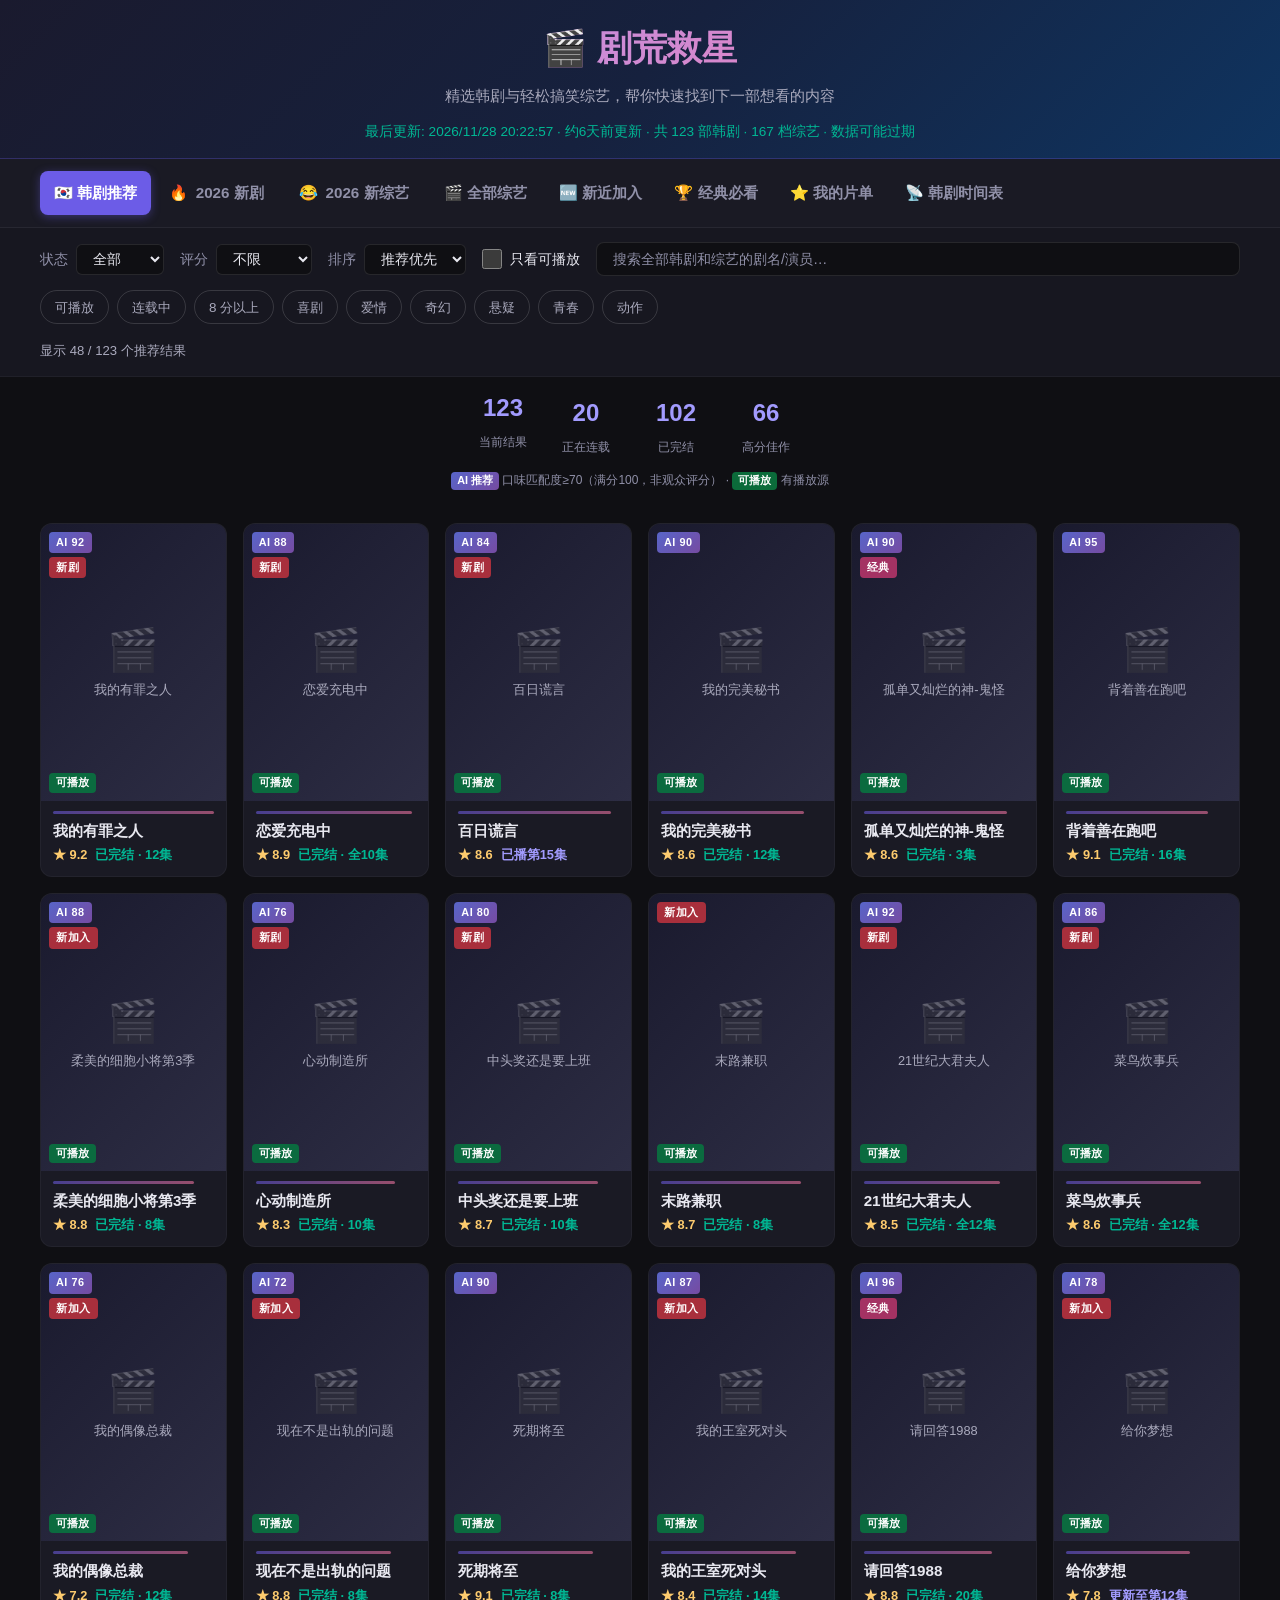
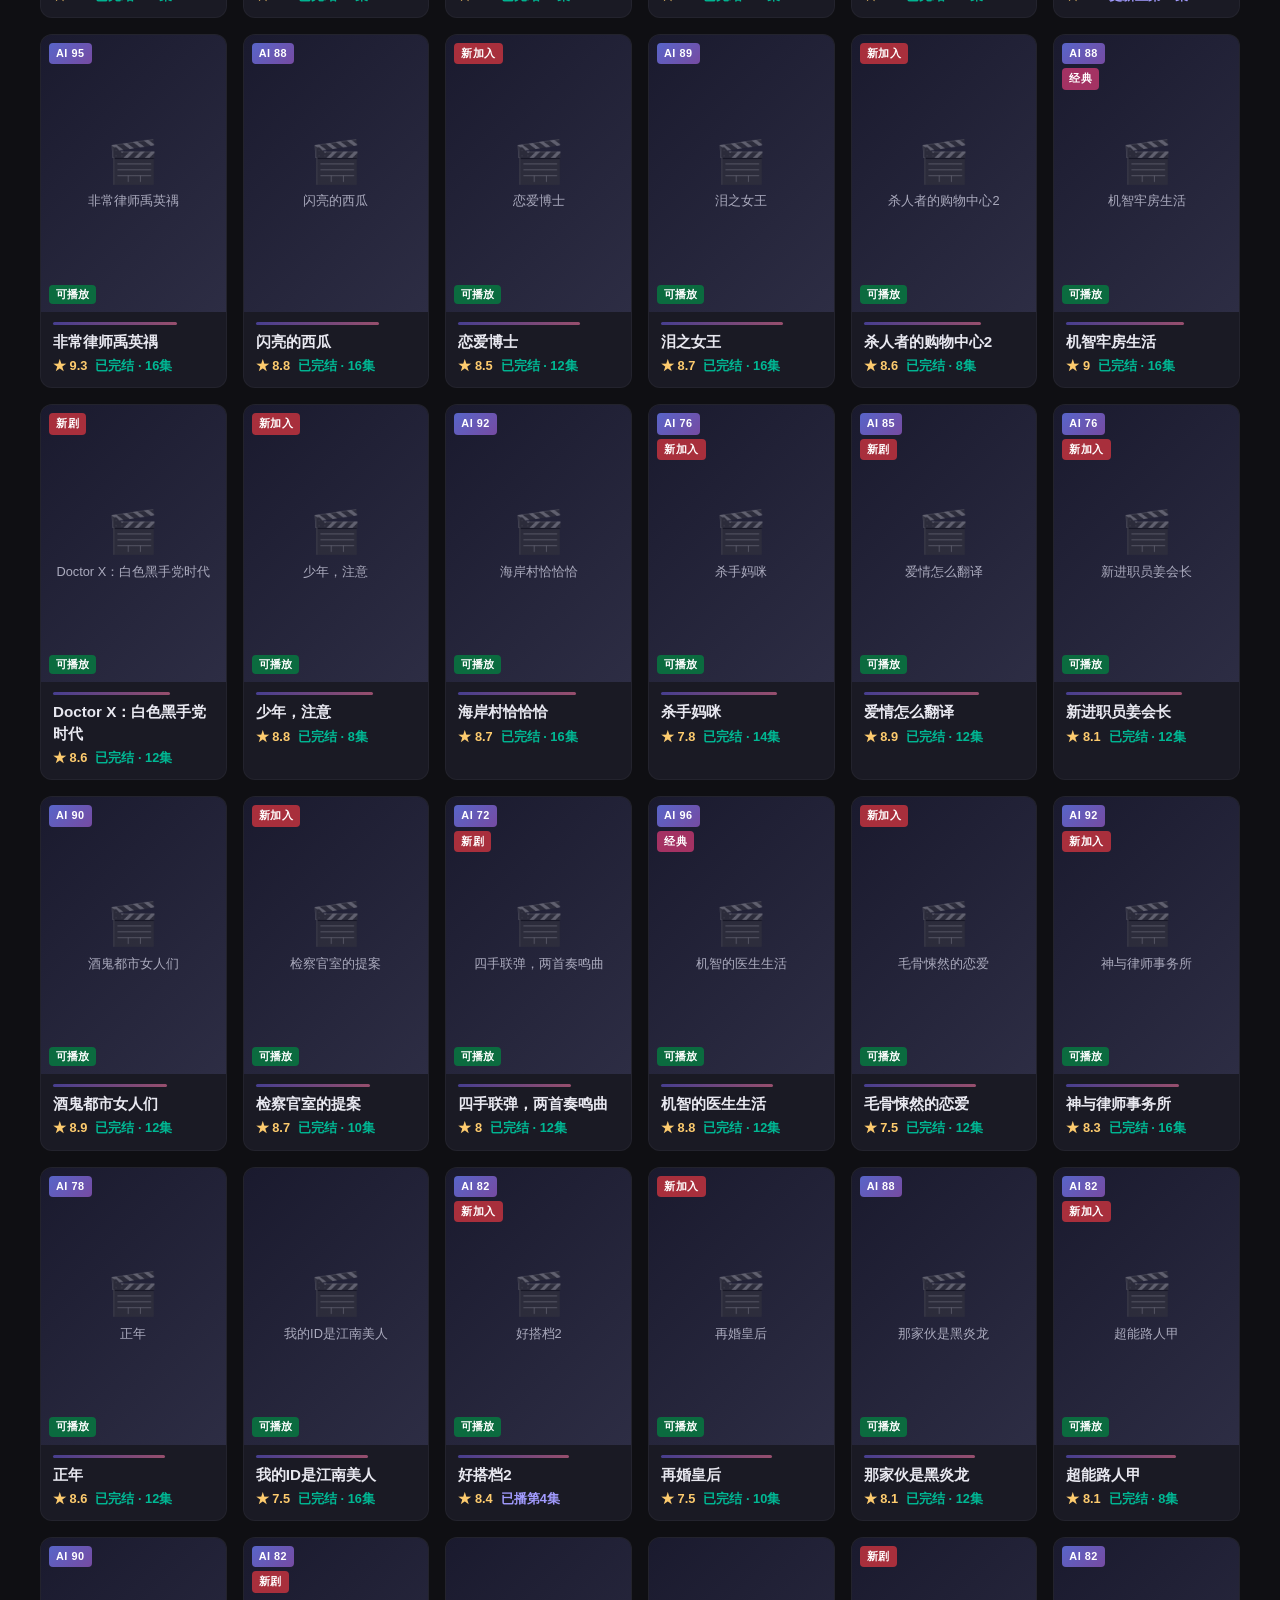
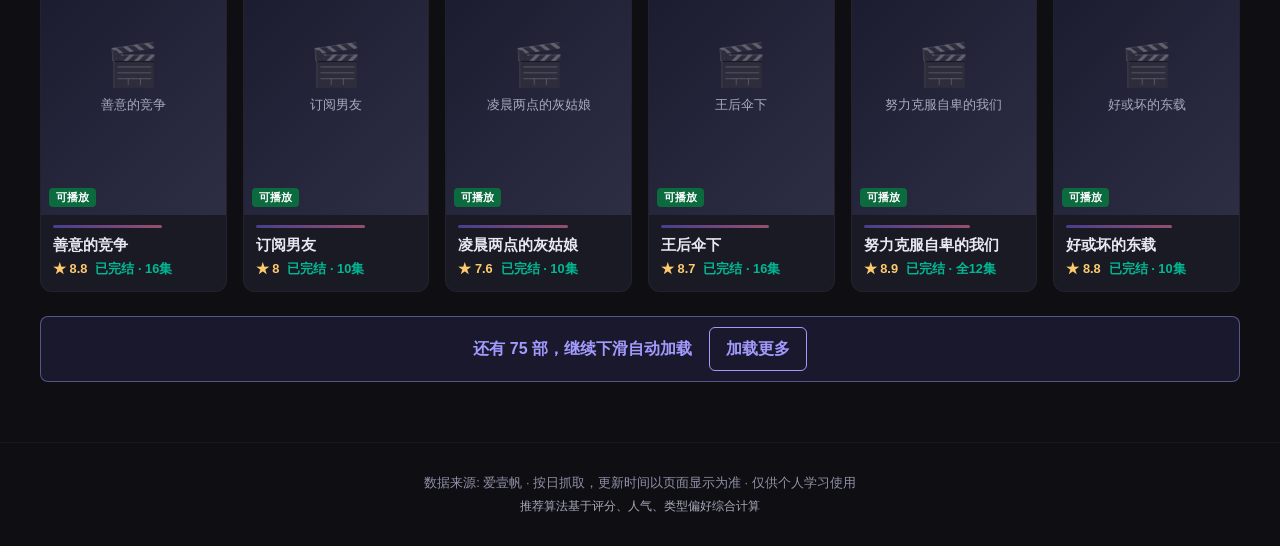
<file: index.html>
<!DOCTYPE html>
<html lang="zh-CN">
<head>
  <meta charset="UTF-8">
  <meta name="viewport" content="width=device-width, initial-scale=1.0">
  <meta name="referrer" content="no-referrer">
  <meta http-equiv="Content-Security-Policy" content="default-src 'self'; connect-src 'self' https://api.tvmaze.com; img-src 'self' https: data:; script-src 'self' https://static.cloudflareinsights.com/beacon.min.js https://static.cloudflareinsights.com/beacon.min.js/; style-src 'self' 'unsafe-inline'; object-src 'none'; base-uri 'none'; form-action 'none'">
  <title>韩剧 & 轻松搞笑综艺推荐 - 新剧新综不错过</title>
  <meta name="description" content="精选韩剧和国内轻松搞笑综艺推荐,奔跑吧、王牌对王牌、现在就出发等新综实时追踪,轻松搞笑不踩雷">
  <meta name="theme-color" content="#0f0f13">
  <meta property="og:type" content="website">
  <meta property="og:site_name" content="剧荒救星">
  <meta property="og:title" content="剧荒救星 — 韩剧 & 轻松搞笑综艺推荐">
  <meta property="og:description" content="精选韩剧和国内轻松搞笑综艺推荐,新综实时追踪,轻松搞笑不踩雷">
  <meta property="og:locale" content="zh_CN">
  <meta name="twitter:card" content="summary">
  <meta name="twitter:title" content="剧荒救星 — 韩剧 & 轻松搞笑综艺推荐">
  <meta name="twitter:description" content="精选韩剧和国内轻松搞笑综艺推荐,新综实时追踪,轻松搞笑不踩雷">
  <link rel="icon" href="data:image/svg+xml,<svg xmlns='http://www.w3.org/2000/svg' viewBox='0 0 100 100'><text y='.9em' font-size='90'>🎬</text></svg>">
  <link rel="preload" href="data/shows.json" as="fetch" crossorigin="anonymous">
  <link rel="preconnect" href="https://image.tmdb.org">
  <link rel="stylesheet" href="css/style.css">
  <noscript><style>.show-grid .skeleton-card { display: none; }</style></noscript>
</head>
<body>
  <div id="app">
    <a class="skip-link" id="skipLink" href="#mainContent">跳到推荐内容</a>
    <!-- 头部 -->
    <header class="header">
      <div class="container">
        <h1 class="logo"><span class="logo-icon" aria-hidden="true">🎬</span> 剧荒救星</h1>
        <p class="subtitle">精选韩剧与轻松搞笑综艺，帮你快速找到下一部想看的内容</p>
        <div class="update-info" id="updateInfo" role="status" aria-live="polite">加载中…</div>
      </div>
    </header>

    <!-- 导航标签 -->
    <nav class="tabs" aria-label="内容分类">
      <div class="container" role="tablist">
        <button id="tab-korean" class="tab active" data-tab="korean" role="tab" aria-controls="showGrid" aria-selected="true" tabindex="0"><span aria-hidden="true">🇰🇷</span> 韩剧推荐</button>
        <button id="tab-hot" class="tab" data-tab="hot" role="tab" aria-controls="showGrid" aria-selected="false" tabindex="-1"><span aria-hidden="true">📊</span> 热播周榜</button>
        <button id="tab-year" class="tab" data-tab="year" role="tab" aria-controls="showGrid" aria-selected="false" tabindex="-1"><span aria-hidden="true">🔥</span> <span class="tab-year-label" id="yearTabLabel">今年新剧</span></button>
        <button id="tab-varietyYear" class="tab" data-tab="varietyYear" role="tab" aria-controls="showGrid" aria-selected="false" tabindex="-1"><span aria-hidden="true">😂</span> <span class="tab-year-label tab-year-label-variety" id="varietyYearTabLabel">今年新综艺</span></button>
        <button id="tab-variety" class="tab" data-tab="variety" role="tab" aria-controls="showGrid" aria-selected="false" tabindex="-1"><span aria-hidden="true">🎬</span> 全部综艺</button>
        <button id="tab-new" class="tab" data-tab="new" role="tab" aria-controls="showGrid" aria-selected="false" tabindex="-1"><span aria-hidden="true">🆕</span> 新近加入</button>
        <button id="tab-classic" class="tab" data-tab="classic" role="tab" aria-controls="showGrid" aria-selected="false" tabindex="-1"><span aria-hidden="true">🏆</span> 经典必看</button>
        <button id="tab-mine" class="tab" data-tab="mine" role="tab" aria-controls="showGrid" aria-selected="false" tabindex="-1"><span aria-hidden="true">⭐</span> 我的片单</button>
        <button id="tab-tvmaze" class="tab" data-tab="tvmaze" role="tab" aria-controls="showGrid" aria-selected="false" tabindex="-1"><span aria-hidden="true">📡</span> 韩剧时间表</button>
      </div>
    </nav>

    <!-- 筛选栏 -->
    <section class="filters" aria-labelledby="filterHeading">
      <div class="container">
        <h2 class="sr-only" id="filterHeading">筛选和搜索</h2>
        <div class="filter-row">
          <div class="filter-controls" id="filterControls">
            <div class="filter-group">
              <label for="filterStatus">状态</label>
              <select id="filterStatus">
                <option value="all">全部</option>
                <option value="ongoing">连载中</option>
                <option value="complete">已完结</option>
              </select>
            </div>
            <div class="filter-group">
              <label for="filterScore">评分</label>
              <select id="filterScore">
                <option value="0">不限</option>
                <option value="7">7分以上</option>
                <option value="8">8分以上</option>
                <option value="9">9分以上</option>
              </select>
            </div>
            <div class="filter-group">
              <label for="sortBy">排序</label>
              <select id="sortBy">
                <option value="recommend">推荐优先</option>
                <option value="score">评分最高</option>
                <option value="newest">最新发布</option>
                <option value="popular">最多播放</option>
              </select>
            </div>
            <div class="filter-group filter-check" id="playableFilterGroup">
              <input type="checkbox" id="filterPlayable">
              <label for="filterPlayable">只看可播放</label>
            </div>
          </div>
          <div class="search-box">
            <input type="search" id="searchInput" placeholder="搜索全部韩剧和综艺的剧名/演员…" aria-label="搜索全部韩剧和综艺的剧名/演员" autocomplete="off">
          </div>
          <button class="filter-toggle" id="filterToggle" type="button" aria-controls="filterControls" aria-expanded="false">筛选与排序</button>
        </div>
        <!-- 静态标签与脚本首次写入的固定标签一致，数据到达前占住这一行，避免下方内容跳动。 -->
        <div class="quick-filters" id="quickFilters" role="group" aria-label="快捷筛选"><button class="chip" type="button" data-chip="playable" aria-pressed="false">可播放</button><button class="chip" type="button" data-chip="ongoing" aria-pressed="false">连载中</button><button class="chip" type="button" data-chip="score8" aria-pressed="false">8 分以上</button></div>
        <div class="filter-meta">
          <span class="result-summary" id="resultSummary" role="status" aria-live="polite"></span>
          <button class="filter-reset" id="resetFilters" type="button" hidden>清除筛选</button>
        </div>
      </div>
    </section>

    <!-- 统计栏 -->
    <section class="stats-bar" aria-labelledby="statsHeading">
      <div class="container">
        <h2 class="sr-only" id="statsHeading">当前筛选结果统计</h2>
        <div class="stat-item">
          <span class="stat-num" id="statTotal">0</span>
          <span class="stat-label">当前结果</span>
        </div>
        <button class="stat-item stat-shortcut" type="button" data-stat-filter="ongoing" aria-pressed="false">
          <span class="stat-num" id="statOngoing">0</span>
          <span class="stat-label">正在连载</span>
        </button>
        <button class="stat-item stat-shortcut" type="button" data-stat-filter="complete" aria-pressed="false">
          <span class="stat-num" id="statComplete">0</span>
          <span class="stat-label">已完结</span>
        </button>
        <button class="stat-item stat-shortcut" type="button" data-stat-filter="highScore" aria-pressed="false">
          <span class="stat-num" id="statHighScore">0</span>
          <span class="stat-label">高分佳作</span>
        </button>
        <p class="badge-legend"><span class="badge badge-ai">AI 推荐</span> 口味匹配度≥70（满分100，非观众评分） · <span class="badge badge-playable">可播放</span> 有播放源</p>
      </div>
    </section>

    <p class="detail-notice container" id="detailNotice" role="status" hidden></p>

    <!-- 内容区域 -->
    <main class="content" id="mainContent" tabindex="-1">
      <div class="container">
        <h2 class="sr-only" id="contentHeading">推荐内容</h2>
        <noscript><p>请启用 JavaScript，以查看和筛选推荐内容。</p></noscript>
        <div class="show-grid is-compact" id="showGrid" role="tabpanel" aria-label="推荐结果" aria-labelledby="tab-korean" aria-describedby="resultSummary" aria-busy="true">
          <!-- 静态骨架与脚本首屏骨架一致，数据到达前预留网格高度，避免页脚和加载提示跳动。 -->
          <article class="skeleton-card" aria-hidden="true">
            <div class="skeleton-poster skeleton-shimmer"></div>
            <div class="skeleton-body">
              <div class="skeleton-line skeleton-line-title skeleton-shimmer"></div>
              <div class="skeleton-line skeleton-line-short skeleton-shimmer"></div>
              <div class="skeleton-line skeleton-shimmer"></div>
              <div class="skeleton-line skeleton-line-medium skeleton-shimmer"></div>
            </div>
          </article>
          <article class="skeleton-card" aria-hidden="true">
            <div class="skeleton-poster skeleton-shimmer"></div>
            <div class="skeleton-body">
              <div class="skeleton-line skeleton-line-title skeleton-shimmer"></div>
              <div class="skeleton-line skeleton-line-short skeleton-shimmer"></div>
              <div class="skeleton-line skeleton-shimmer"></div>
              <div class="skeleton-line skeleton-line-medium skeleton-shimmer"></div>
            </div>
          </article>
          <article class="skeleton-card" aria-hidden="true">
            <div class="skeleton-poster skeleton-shimmer"></div>
            <div class="skeleton-body">
              <div class="skeleton-line skeleton-line-title skeleton-shimmer"></div>
              <div class="skeleton-line skeleton-line-short skeleton-shimmer"></div>
              <div class="skeleton-line skeleton-shimmer"></div>
              <div class="skeleton-line skeleton-line-medium skeleton-shimmer"></div>
            </div>
          </article>
          <article class="skeleton-card" aria-hidden="true">
            <div class="skeleton-poster skeleton-shimmer"></div>
            <div class="skeleton-body">
              <div class="skeleton-line skeleton-line-title skeleton-shimmer"></div>
              <div class="skeleton-line skeleton-line-short skeleton-shimmer"></div>
              <div class="skeleton-line skeleton-shimmer"></div>
              <div class="skeleton-line skeleton-line-medium skeleton-shimmer"></div>
            </div>
          </article>
          <article class="skeleton-card" aria-hidden="true">
            <div class="skeleton-poster skeleton-shimmer"></div>
            <div class="skeleton-body">
              <div class="skeleton-line skeleton-line-title skeleton-shimmer"></div>
              <div class="skeleton-line skeleton-line-short skeleton-shimmer"></div>
              <div class="skeleton-line skeleton-shimmer"></div>
              <div class="skeleton-line skeleton-line-medium skeleton-shimmer"></div>
            </div>
          </article>
          <article class="skeleton-card" aria-hidden="true">
            <div class="skeleton-poster skeleton-shimmer"></div>
            <div class="skeleton-body">
              <div class="skeleton-line skeleton-line-title skeleton-shimmer"></div>
              <div class="skeleton-line skeleton-line-short skeleton-shimmer"></div>
              <div class="skeleton-line skeleton-shimmer"></div>
              <div class="skeleton-line skeleton-line-medium skeleton-shimmer"></div>
            </div>
          </article>
        </div>
        <div class="load-more" id="loadMore" hidden>
          <span id="loadMoreStatus" role="status" aria-live="polite" aria-atomic="true">继续下滑自动加载</span>
          <button id="loadMoreButton" type="button">加载更多</button>
        </div>
        <div class="loading" id="loading" role="status" aria-live="polite">
          <div class="spinner" aria-hidden="true"></div>
          <p>正在加载推荐数据...</p>
        </div>
        <div class="empty" id="empty" role="status" aria-live="polite" style="display:none">
          <p id="emptyMessage">😢 暂无符合条件的推荐</p>
          <button class="empty-action" id="emptyAction" type="button" hidden></button>
        </div>
      </div>
    </main>

    <!-- 详情层：桌面居中弹出，窄屏从底部滑出 -->
    <dialog class="detail" id="detailDialog" aria-labelledby="detailTitle">
      <div class="detail-sheet" id="detailContent"></div>
    </dialog>

    <!-- 底部 -->
    <button class="back-to-top" id="backToTop" type="button" hidden><span aria-hidden="true">↑</span> 回到顶部</button>

    <footer class="footer">
      <div class="container">
        <p>数据来源: 爱壹帆 · 按日抓取，更新时间以页面显示为准 · 仅供个人学习使用</p>
        <p class="footer-note">推荐算法基于评分、人气、类型偏好综合计算</p>
      </div>
    </footer>
  </div>

  <script src="js/app.js"></script>
</body>
</html>
</file>
<file: css/style.css>
/* 交付版本 immutable-v1：缓存策略迁移时更新资源摘要，淘汰旧地址的响应头缓存。 */
/* ── Reset & Base ──────────────────────────────────────── */
*, *::before, *::after { box-sizing: border-box; margin: 0; padding: 0; }

:root {
  --bg: #0f0f13;
  --bg-card: #1a1a24;
  --bg-card-hover: #22223a;
  --text: #e8e8f0;
  --text-dim: #9090a8;
  --text-muted: #aaaabd;
  --accent: #6c5ce7;
  --accent-light: #a29bfe;
  --green: #00b894;
  --orange: #fdcb6e;
  --red: #ff6b6b;
  --pink: #fd79a8;
  --radius: 12px;
  --shadow: 0 4px 20px rgba(0,0,0,0.3);
}

html, body {
  color-scheme: dark;
  -webkit-text-size-adjust: 100%;
}

html {
  scroll-padding-top: calc(var(--tabs-scroll-offset, 5rem) + 8px);
}

body {
  font-family: -apple-system, BlinkMacSystemFont, 'Segoe UI', 'PingFang SC', 'Hiragino Sans GB', 'Microsoft YaHei', sans-serif;
  background: var(--bg);
  color: var(--text);
  line-height: 1.6;
  min-height: 100vh;
}

.container {
  max-width: 1240px;
  margin: 0 auto;
  padding: 0 20px;
}

a { color: var(--accent-light); text-decoration: none; }
/* LVHA 顺序：:visited 须在 :hover 之前，否则已访问链接悬停时不变色。 */
a:visited { color: #8e86d1; }
a:hover { color: var(--pink); }

:where(a, button, input, select):focus-visible {
  outline: 3px solid var(--orange);
  outline-offset: 3px;
}

.skip-link {
  position: fixed;
  top: 10px;
  left: 10px;
  z-index: 1000;
  transform: translateY(-150%);
  padding: 10px 14px;
  border-radius: 6px;
  background: var(--orange);
  color: #1a1a24;
  font-weight: 700;
}

.skip-link:focus { transform: translateY(0); color: #1a1a24; }

.sr-only {
  position: absolute;
  width: 1px;
  height: 1px;
  padding: 0;
  margin: -1px;
  overflow: hidden;
  clip: rect(0, 0, 0, 0);
  white-space: nowrap;
  border: 0;
}

/* ── Header ─────────────────────────────────────────────── */
.header {
  background: linear-gradient(135deg, #1a1a2e 0%, #16213e 50%, #0f3460 100%);
  padding: 20px 0 16px;
  text-align: center;
  border-bottom: 1px solid rgba(108,92,231,0.3);
}

.logo {
  font-size: 2.2rem;
  font-weight: 800;
  background: linear-gradient(135deg, var(--accent-light), var(--pink));
  -webkit-background-clip: text;
  -webkit-text-fill-color: transparent;
  background-clip: text;
  margin-bottom: 8px;
}

/* 渐变文字会把子元素的填充色设为透明；表情图标恢复默认填充才能正常显示。 */
.logo-icon {
  -webkit-text-fill-color: initial;
}

.subtitle {
  color: var(--text-muted);
  max-width: 760px;
  margin: 0 auto;
  font-size: 0.95rem;
}

.update-info {
  margin-top: 12px;
  font-size: 0.85rem;
  color: var(--green);
}

/* 窄屏的完整更新说明通常占两行；预留高度，避免数据到达后整页下移。 */
@media (max-width: 640px) {
  .update-info { min-height: 3.2em; }
}

/* ── Tabs ──────────────────────────────────────────────── */
.tabs {
  background: var(--bg-card);
  border-bottom: 1px solid rgba(255,255,255,0.06);
  position: sticky;
  top: 0;
  z-index: 100;
}

/* 年份在数据到达后才写入；预留“2026 新剧”的宽度，避免标签横向跳动。 */
.tab-year-label {
  display: inline-block;
  min-width: 4.9em;
}

.tab-year-label-variety {
  min-width: 5.9em;
}

/* 右侧还有分类没露出时显示渐隐和箭头（脚本按滚动位置切换 .has-more），滑到头后消失。 */
.tabs::after {
  content: '›';
  position: absolute;
  top: 0;
  right: 0;
  bottom: 0;
  width: 40px;
  display: flex;
  align-items: center;
  justify-content: flex-end;
  padding-right: 8px;
  color: var(--accent-light);
  font-size: 1.4rem;
  font-weight: 700;
  pointer-events: none;
  background: linear-gradient(90deg, rgba(26,26,36,0), var(--bg-card) 60%);
  opacity: 0;
  transition: opacity 0.2s;
}

.tabs.has-more::after { opacity: 1; }

.tabs .container {
  display: flex;
  gap: 4px;
  padding-top: 12px;
  padding-bottom: 12px;
  padding-right: 44px;
  overflow-x: auto;
  -webkit-overflow-scrolling: touch;
  scrollbar-width: none;
  -ms-overflow-style: none;
}

/* 宽屏九个分类一行放得下，不再为溢出箭头预留右侧空白。 */
@media (min-width: 1200px) {
  .tabs .container { padding-right: 20px; }
}

.tabs .container::-webkit-scrollbar {
  display: none;
}

/* 桌面左右内边距收紧到 14px，1200px 以上九个分类一行放得下。 */
.tab {
  min-height: 44px;
  padding: 10px 14px;
  border: none;
  background: transparent;
  color: var(--text-dim);
  font-size: 0.95rem;
  font-weight: 600;
  cursor: pointer;
  border-radius: 8px;
  transition: color 0.2s, background 0.2s, box-shadow 0.2s;
  white-space: nowrap;
  font-family: inherit;
}

.tab:hover {
  color: var(--text);
  background: rgba(108,92,231,0.15);
}

.tab.active {
  color: #fff;
  background: var(--accent);
  box-shadow: 0 2px 10px rgba(108,92,231,0.4);
}

/* ── Filters ────────────────────────────────────────────── */
.filters {
  background: rgba(26,26,36,0.8);
  padding: 14px 0 12px;
  border-bottom: 1px solid rgba(255,255,255,0.04);
}

.filter-row {
  display: flex;
  gap: 16px;
  align-items: center;
  flex-wrap: wrap;
}

.filter-controls {
  display: flex;
  gap: 16px;
  align-items: center;
  flex-wrap: wrap;
  flex: 0 0 auto;
}

.filter-group {
  display: flex;
  align-items: center;
  gap: 8px;
}

.filter-group label {
  font-size: 0.85rem;
  color: var(--text-dim);
  white-space: nowrap;
}

.filter-group select {
  padding: 6px 12px;
  border: 1px solid rgba(255,255,255,0.1);
  border-radius: 6px;
  background: var(--bg);
  color: var(--text);
  font-size: 0.85rem;
  cursor: pointer;
  font-family: inherit;
}

.filter-check input {
  width: 20px;
  height: 20px;
  accent-color: var(--accent);
  cursor: pointer;
}

.filter-check label {
  display: inline-flex;
  align-items: center;
  min-height: 32px;
  color: var(--text);
  cursor: pointer;
}

.filter-group[hidden] {
  display: none;
}

.search-box {
  flex: 1;
  min-width: 200px;
}

.filter-toggle {
  display: none;
  min-height: 44px;
  padding: 8px 14px;
  border: 1px solid rgba(162,155,254,0.45);
  border-radius: 8px;
  background: transparent;
  color: var(--accent-light);
  font: inherit;
  font-size: 0.85rem;
  font-weight: 700;
  cursor: pointer;
}

.filter-toggle:hover {
  background: rgba(108,92,231,0.16);
  color: #fff;
}

.search-box input {
  width: 100%;
  padding: 8px 16px;
  border: 1px solid rgba(255,255,255,0.1);
  border-radius: 8px;
  background: var(--bg);
  color: var(--text);
  font-size: 0.9rem;
  transition: border-color 0.2s;
  font-family: inherit;
}

.search-box input:focus {
  border-color: var(--accent);
}

.search-box input:focus-visible {
  border-color: var(--orange);
}

.search-box input::placeholder {
  color: var(--text-dim);
}

/* 快捷筛选标签：一排可横向滑动的开关，点一下即生效。空容器不占高度。 */
.quick-filters {
  display: flex;
  gap: 8px;
  margin-top: 10px;
  overflow-x: auto;
  scrollbar-width: none;
  /* 给焦点环留出空间，避免被横向滚动容器裁掉。 */
  padding: 4px;
  margin-inline: -4px;
}

.quick-filters:empty { display: none; }
.quick-filters::-webkit-scrollbar { display: none; }

.chip {
  flex: 0 0 auto;
  min-height: 34px;
  padding: 4px 14px;
  border: 1px solid rgba(255,255,255,0.14);
  border-radius: 999px;
  background: transparent;
  color: var(--text-muted);
  font: inherit;
  font-size: 0.84rem;
  white-space: nowrap;
  cursor: pointer;
}

.chip:hover { border-color: var(--accent-light); color: #fff; }

.chip[aria-pressed="true"] {
  border-color: var(--accent);
  background: var(--accent);
  color: #fff;
  font-weight: 700;
}

.chip:focus-visible { outline-offset: 1px; }

/* 可单独移除的生效条件 */
.chip.chip-remove { background: rgba(108,92,231,0.22); border-color: var(--accent-light); color: #fff; font-weight: 600; }

.filter-meta {
  display: flex;
  align-items: center;
  justify-content: space-between;
  gap: 12px;
  min-height: 28px;
  margin-top: 8px;
}

.result-summary {
  color: var(--text-muted);
  font-size: 0.82rem;
}

.filter-reset,
.empty-action {
  min-height: 40px;
  padding: 8px 14px;
  border: 1px solid rgba(162,155,254,0.45);
  border-radius: 6px;
  background: transparent;
  color: var(--accent-light);
  font: inherit;
  font-size: 0.82rem;
  font-weight: 700;
  cursor: pointer;
}

.filter-reset:hover,
.empty-action:hover {
  background: rgba(108,92,231,0.16);
  color: #fff;
}

/* ── Stats Bar ──────────────────────────────────────────── */
.stats-bar {
  padding: 12px 0;
  background: var(--bg);
}

.stats-bar .container {
  display: flex;
  gap: 8px 24px;
  justify-content: center;
  flex-wrap: wrap;
}

.stat-item {
  text-align: center;
}

.stat-num {
  display: block;
  font-size: 1.5rem;
  font-weight: 700;
  color: var(--accent-light);
}

.stat-label {
  font-size: 0.75rem;
  color: var(--text-dim);
}

/* 统计数字兼作快捷筛选 */
.stat-shortcut {
  padding: 4px 10px;
  border: 1px solid transparent;
  border-radius: 10px;
  background: none;
  color: inherit;
  font: inherit;
  cursor: pointer;
}

.stat-shortcut:hover { border-color: var(--border); }

.stat-shortcut[aria-pressed="true"] {
  border-color: var(--accent);
  background: rgba(124, 92, 252, 0.16);
}

.stat-shortcut:focus-visible {
  outline: 2px solid var(--accent-light);
  outline-offset: 2px;
}

.back-to-top {
  position: fixed;
  right: 16px;
  bottom: 16px;
  z-index: 40;
  min-height: 44px;
  padding: 0 16px;
  border: 1px solid var(--border);
  border-radius: 22px;
  background: var(--bg-card);
  color: var(--text);
  font: inherit;
  font-size: 0.85rem;
  box-shadow: 0 6px 20px rgba(0, 0, 0, 0.45);
  cursor: pointer;
}

.back-to-top[hidden] { display: none; }

.back-to-top:focus-visible {
  outline: 2px solid var(--accent-light);
  outline-offset: 2px;
}

/* 整张海报可点，行为与主按钮一致；徽标不拦截点击。 */
.card-poster-link {
  position: absolute;
  inset: 0;
  z-index: 1;
}

.card-badges { pointer-events: none; }

.badge-legend {
  flex: 1 1 100%;
  color: var(--text-dim);
  font-size: 0.75rem;
  text-align: center;
}

.badge-legend .badge {
  display: inline-block;
  padding: 0 6px;
  font-size: 0.68rem;
  letter-spacing: 0;
}

/* ── Show Grid ──────────────────────────────────────────── */
.content {
  padding: 20px 0 60px;
}

.show-grid {
  display: grid;
  grid-template-columns: repeat(auto-fill, minmax(220px, 1fr));
  gap: 18px;
}

.load-more {
  display: block;
  min-height: 44px;
  margin: 24px auto 0;
  padding: 10px 22px;
  border: 1px solid rgba(162,155,254,0.45);
  border-radius: 8px;
  background: rgba(108,92,231,0.12);
  color: var(--accent-light);
  font: inherit;
  font-weight: 700;
  text-align: center;
  user-select: none;
}

.load-more[hidden] {
  display: none;
}

#loadMoreButton {
  margin-left: 12px;
  min-height: 44px;
  padding: 8px 16px;
  border: 1px solid var(--accent-light);
  border-radius: 6px;
  background: transparent;
  color: inherit;
  font: inherit;
  cursor: pointer;
}

/* ── Show Card ──────────────────────────────────────────── */
.show-card {
  display: block;
  background: var(--bg-card);
  border-radius: var(--radius);
  overflow: hidden;
  transition: transform 0.3s, box-shadow 0.3s, border-color 0.3s, background 0.3s;
  position: relative;
  border: 1px solid rgba(255,255,255,0.04);
  color: inherit;
  text-decoration: none;
}

.show-card:hover {
  transform: translateY(-4px);
  box-shadow: var(--shadow);
  border-color: rgba(108,92,231,0.3);
  background: var(--bg-card-hover);
}

.show-card:focus-within {
  border-color: rgba(162,155,254,0.65);
  box-shadow: 0 0 0 2px rgba(162,155,254,0.18), var(--shadow);
}

.show-card:focus-visible {
  outline: 3px solid var(--orange);
  outline-offset: 3px;
}

.card-poster {
  position: relative;
  width: 100%;
  aspect-ratio: 3/4;
  overflow: hidden;
  background: linear-gradient(135deg, #1a1a2e, #2d2d44);
}

.card-poster img {
  width: 100%;
  height: 100%;
  object-fit: cover;
  transition: transform 0.3s;
}

.show-card:hover .card-poster img {
  transform: scale(1.05);
}

.card-poster .placeholder {
  width: 100%;
  height: 100%;
  display: flex;
  flex-direction: column;
  align-items: center;
  justify-content: center;
  gap: 6px;
  font-size: 4rem;
  line-height: 1.2;
}

.card-poster .placeholder > span:first-child { opacity: 0.3; }

/* 没有海报或加载失败时，占位里写出片名。 */
.card-poster .placeholder-title {
  display: -webkit-box;
  -webkit-line-clamp: 3;
  -webkit-box-orient: vertical;
  overflow: hidden;
  max-width: 100%;
  padding: 0 8px;
  color: var(--text-muted);
  font-size: 0.8rem;
  line-height: 1.4;
  text-align: center;
  overflow-wrap: anywhere;
}

.card-badges {
  position: absolute;
  top: 10px;
  left: 10px;
  display: flex;
  flex-direction: column;
  align-items: flex-start;
  gap: 6px;
  z-index: 2;
}

.badge {
  padding: 3px 10px;
  border-radius: 4px;
  font-size: 0.7rem;
  font-weight: 700;
  letter-spacing: 0.5px;
}

.badge-score {
  background: rgba(253,203,110,0.9);
  color: #1a1a24;
}

/* 周榜名次：金底深字，明暗海报上都清楚。 */
.badge-rank {
  background: #f5c542;
  color: #1a1a24;
}

.badge-new {
  background: #a82f3c;
  color: #fff;
}

.badge-complete {
  background: #087b60;
  color: #fff;
}

.badge-ongoing {
  background: var(--accent);
  color: #fff;
}

.badge-classic {
  background: #a43263;
  color: #fff;
}

.badge-playable {
  background: #0b6b3a;
  color: #fff;
}

.badge-cover-pending {
  background: #a3540c;
  color: #fff;
}

.badge-ai {
  background: linear-gradient(135deg, #5865c9, #764ba2);
  color: #fff;
}

.card-ai-reason {
  font-size: 0.78rem;
  color: var(--accent-light);
  line-height: 1.5;
  margin-bottom: 10px;
  padding: 6px 8px;
  background: rgba(108,92,231,0.08);
  border-radius: 6px;
  border-left: 3px solid var(--accent);
  /* 上下留白用透明边框而非 padding：overflow 在 padding 边界裁剪，padding 会露出被截断的第三行。 */
  padding-block: 0;
  border-block: 6px solid transparent;
  display: -webkit-box;
  -webkit-line-clamp: 2;
  -webkit-box-orient: vertical;
  overflow: hidden;
}

.card-body {
  padding: 14px;
}

.card-title {
  font-size: 1rem;
  font-weight: 700;
  margin-bottom: 6px;
  line-height: 1.4;
  overflow-wrap: anywhere;
  display: -webkit-box;
  -webkit-line-clamp: 2;
  -webkit-box-orient: vertical;
  overflow: hidden;
}

.card-meta {
  display: flex;
  flex-wrap: wrap;
  gap: 6px;
  margin-bottom: 8px;
}

.meta-tag {
  padding: 2px 8px;
  border-radius: 4px;
  font-size: 0.72rem;
  background: rgba(108,92,231,0.15);
  color: var(--accent-light);
}

.meta-tag.region {
  background: rgba(0,184,148,0.15);
  color: var(--green);
}

.card-desc {
  font-size: 1rem;
  color: var(--text-dim);
  line-height: 1.6;
  margin-bottom: 10px;
  overflow-wrap: anywhere;
  display: -webkit-box;
  -webkit-line-clamp: 3;
  -webkit-box-orient: vertical;
  max-height: 4.8em;
  overflow: hidden;
}

/* 状态与播放量合并为一行，空间不足时自然换行。 */
.card-footer {
  display: flex;
  flex-wrap: wrap;
  justify-content: space-between;
  align-items: baseline;
  padding-top: 8px;
  border-top: 1px solid rgba(255,255,255,0.05);
  gap: 2px 10px;
}

.card-status {
  font-size: 0.78rem;
  color: var(--green);
  font-weight: 600;
}

.card-status.ongoing {
  color: var(--accent-light);
}

.card-views {
  font-size: 0.75rem;
  color: var(--text-dim);
  white-space: nowrap;
}

.card-actors {
  font-size: 0.78rem;
  color: var(--text-dim);
  margin-bottom: 6px;
  overflow: hidden;
  text-overflow: ellipsis;
  white-space: nowrap;
}

.recommend-bar {
  height: 3px;
  background: linear-gradient(90deg, var(--accent), var(--pink));
  border-radius: 2px;
  margin-bottom: 8px;
  opacity: 0.55;
  transition: opacity 0.3s;
}

.show-card:hover .recommend-bar {
  opacity: 1;
}

.show-card:focus-within .recommend-bar { opacity: 1; }

.card-primary-action { margin: 10px 0 12px; }

.card-primary-action .card-action {
  width: 100%;
  min-height: 44px;
  background: var(--accent);
  color: #fff;
  font-size: 0.86rem;
}

.card-primary-action .card-action:hover {
  background: var(--accent-light);
  color: #161525;
}

/* 没有播放源时主操作降为次要样式，只用于查看资料。 */
.card-primary-action .card-action.is-info {
  min-height: 36px;
  border: 1px solid rgba(162,155,254,0.45);
  background: transparent;
  color: var(--accent-light);
  font-weight: 600;
}

.card-primary-action .card-action.is-info:hover {
  background: rgba(108,92,231,0.18);
  color: #fff;
}

/* “想看 / 看过”标记：只保存在本机浏览器。 */
.card-marks {
  display: flex;
  gap: 8px;
  margin: 0 0 10px;
}

.card-mark {
  flex: 1 1 0;
  min-height: 32px;
  padding: 2px 8px;
  border: 1px solid rgba(255,255,255,0.14);
  border-radius: 8px;
  background: transparent;
  color: var(--text-muted);
  font: inherit;
  font-size: 0.8rem;
  cursor: pointer;
}

.card-mark:hover { border-color: var(--accent-light); color: #fff; }

.card-mark[aria-pressed="true"] {
  border-color: var(--green);
  background: rgba(0,184,148,0.16);
  color: #7fe8d0;
  font-weight: 700;
}

.card-mark[aria-pressed="true"]::before { content: "✓ "; }

.card-mark[data-mark="want"][aria-pressed="true"] {
  border-color: var(--orange);
  background: rgba(253,203,110,0.14);
  color: var(--orange);
}

/* 看过的卡片压暗海报和标题，文字仍保持可读对比度。 */
.show-card.is-seen .card-poster img,
.show-card.is-seen .card-poster .placeholder { opacity: 0.4; }
.show-card.is-seen .card-title { color: var(--text-muted); }

.meta-tag.category {
  background: rgba(253,203,110,0.16);
  color: var(--orange);
  font-weight: 700;
}

/* 资料来源收为一行小号文字链接；每个链接至少 24px 高，保持可点击。 */
.card-links {
  display: flex;
  flex-wrap: wrap;
  align-items: center;
  gap: 0 2px;
  margin-top: 6px;
  font-size: 0.8rem;
  line-height: 1.4;
}

.card-links-label {
  margin-right: 4px;
  color: var(--text-dim);
}

.card-link {
  display: inline-flex;
  align-items: center;
  min-width: 24px;
  min-height: 24px;
  padding: 0 6px;
  border-radius: 4px;
  color: var(--accent-light);
  font-weight: 600;
  text-decoration: underline;
  text-decoration-color: rgba(162,155,254,0.5);
  text-underline-offset: 3px;
}

.card-link:hover {
  background: rgba(108,92,231,0.18);
  color: #fff;
}

.card-actions {
  display: flex;
  flex-wrap: wrap;
  gap: 8px;
  margin-top: 12px;
}

.card-action {
  flex: 1 1 92px;
  min-height: 40px;
  display: inline-flex;
  align-items: center;
  justify-content: center;
  padding: 7px 10px;
  border-radius: 6px;
  background: rgba(255,255,255,0.06);
  color: var(--text);
  font-size: 0.78rem;
  font-weight: 700;
  line-height: 1.2;
  text-align: center;
  transition: background 0.2s, color 0.2s, transform 0.2s;
}

.card-action:hover {
  transform: translateY(-1px);
  background: rgba(255,255,255,0.1);
  color: #fff;
}

.card-action.source-tmdb {
  background: linear-gradient(135deg, #01b4e4, #90cea1);
  color: #071820;
}

.card-action.source-tmdb:hover {
  background: linear-gradient(135deg, #20c6f2, #a7e5b7);
  color: #041016;
}

/* ── Loading & Empty ────────────────────────────────────── */
.loading {
  text-align: center;
  padding: 60px 0;
}

/* 骨架已占位时只保留读屏可读的加载提示，不再在网格下方插入转圈区块。 */
.show-grid[aria-busy="true"] ~ .loading {
  position: absolute;
  width: 1px;
  height: 1px;
  padding: 0;
  margin: -1px;
  overflow: hidden;
  clip: rect(0, 0, 0, 0);
  white-space: nowrap;
  border: 0;
}

.skeleton-card {
  overflow: hidden;
  border: 1px solid rgba(255,255,255,0.04);
  border-radius: var(--radius);
  background: var(--bg-card);
}

.skeleton-poster {
  width: 100%;
  aspect-ratio: 3/4;
}

.skeleton-body {
  padding: 14px;
}

.skeleton-line {
  height: 12px;
  margin-bottom: 12px;
  border-radius: 6px;
}

.skeleton-line-title {
  width: 72%;
  height: 18px;
}

.skeleton-line-medium { width: 84%; }
.skeleton-line-short { width: 42%; }

.skeleton-shimmer {
  background: linear-gradient(90deg, rgba(255,255,255,0.05) 25%, rgba(255,255,255,0.11) 37%, rgba(255,255,255,0.05) 63%);
  background-size: 400% 100%;
  animation: shimmer 1.4s ease-in-out infinite;
}

@keyframes shimmer {
  from { background-position: 100% 0; }
  to { background-position: -100% 0; }
}

.spinner {
  width: 40px;
  height: 40px;
  border: 3px solid rgba(108,92,231,0.2);
  border-top-color: var(--accent);
  border-radius: 50%;
  animation: spin 0.8s linear infinite;
  margin: 0 auto 16px;
}

@keyframes spin { to { transform: rotate(360deg); } }

.empty {
  text-align: center;
  padding: 60px 0;
  color: var(--text-dim);
  font-size: 1.1rem;
}

.empty-action { margin-top: 16px; }

/* ── Footer ─────────────────────────────────────────────── */
.footer {
  padding: 30px 0;
  text-align: center;
  color: var(--text-dim);
  font-size: 0.8rem;
  border-top: 1px solid rgba(255,255,255,0.04);
}

.footer-note {
  margin-top: 4px;
  color: var(--text-muted);
  font-size: 0.75rem;
}

/* 窄屏卡片在正文里显示的标签行；宽屏海报足够大，标签仍叠在海报上。 */
.card-badges-inline {
  display: none;
}

/* ── Responsive ─────────────────────────────────────────── */
@media (max-width: 768px) {
  .container { padding: 0 14px; }
  .header { padding: 24px 0 18px; }
  .logo { font-size: 1.5rem; }
  .subtitle { font-size: 0.88rem; }
  .show-grid { grid-template-columns: repeat(2, minmax(0, 1fr)); gap: 14px; }
  .card-body { padding: 12px; }
  .card-title { font-size: 0.95rem; }
  .card-desc { font-size: 1rem; -webkit-line-clamp: 3; max-height: 4.8em; }
  .card-actions { flex-direction: row; gap: 6px; margin-top: 8px; }
  .card-action { flex: 1 1 45%; min-height: 44px; padding: 8px 8px; font-size: 0.85rem; }
  .filter-row { gap: 8px; }
  .filter-controls { order: 2; flex: 1 1 100%; gap: 8px; }
  .filter-group { flex: 1 1 45%; min-width: 0; }
  .filter-group select { width: 100%; min-height: 44px; padding: 8px 10px; font-size: 0.9rem; }
  .search-box { order: 1; flex: 1 1 100%; min-width: 0; }
  .search-box input { padding: 10px 14px; font-size: 0.95rem; }
  .tab { padding: 8px 14px; font-size: 0.82rem; }
  /* 窄屏把统计压成一行，让第一张卡片更早出现。 */
  .stats-bar { padding: 6px 0; }
  .stats-bar .container { gap: 2px 6px; align-items: center; }
  .stat-item { display: flex; align-items: baseline; gap: 4px; padding: 6px 6px; }
  .stat-num { display: inline; font-size: 1rem; }
  .stat-label { font-size: 0.72rem; }
  .badge-legend { font-size: 0.7rem; }
}

@media (max-width: 480px) {
  .container { padding: 0 10px; }
  .header { padding: 20px 0 14px; }
  .logo { font-size: 1.3rem; }
  .show-grid { grid-template-columns: minmax(0, 1fr); gap: 12px; }
  .show-card { grid-template-columns: 112px minmax(0, 1fr); display: grid; align-items: start; }
  .card-poster { height: auto; min-height: 172px; aspect-ratio: 3/4; align-self: start; }
  .card-poster .placeholder { font-size: 2.4rem; }
  .card-body { padding: 12px; min-width: 0; }
  .card-title { font-size: 1rem; }
  /* 112px 宽的海报叠 4–6 个标签会遮住近一半画面；窄屏改为标题下的紧凑标签行。 */
  .card-badges { display: none; }
  .card-badges-inline { display: flex; flex-wrap: wrap; gap: 4px; margin-bottom: 6px; }
  .card-badges-inline .badge { padding: 2px 6px; font-size: 0.68rem; letter-spacing: 0; line-height: 1.5; }
  .card-meta { gap: 4px; }
  .meta-tag { padding: 3px 7px; font-size: 0.72rem; }
  .card-actors { font-size: 0.8rem; }
  .card-desc { font-size: 1rem; -webkit-line-clamp: 2; max-height: 3.2em; line-height: 1.6; margin-bottom: 8px; }
  .card-ai-reason { -webkit-line-clamp: 2; display: -webkit-box; -webkit-box-orient: vertical; overflow: hidden; }
  .card-primary-action { margin: 8px 0 10px; }
  .card-primary-action .card-action { min-height: 44px; font-size: 0.82rem; }
  .card-marks { margin-bottom: 8px; }
  .card-mark { min-height: 40px; font-size: 0.82rem; }
  .chip { min-height: 40px; padding: 6px 14px; }
  .card-actions { flex-wrap: wrap; gap: 5px; }
  .card-action { flex: 1 1 45%; min-height: 44px; font-size: 0.85rem; }
  .filter-row { display: grid; grid-template-columns: minmax(0, 1fr); }
  .filter-toggle { display: block; order: 2; width: 100%; }
  .filter-controls { display: none; order: 3; flex-direction: column; align-items: stretch; width: 100%; }
  .filter-controls.is-open { display: flex; }
  .filter-group { flex: 1 1 100%; }
  .filter-group select { min-height: 44px; padding: 10px 12px; font-size: 1rem; }
  .skeleton-card { display: grid; grid-template-columns: 112px minmax(0, 1fr); align-items: start; }
  .skeleton-poster { min-height: 172px; }
  .skeleton-body { min-width: 0; }
  .search-box input { padding: 12px 14px; font-size: 1rem; }
  .tab { padding: 10px 14px; font-size: 0.82rem; }
  .filter-meta { align-items: flex-start; flex-direction: column; }
  .filter-reset,
  .empty-action { width: 100%; min-height: 44px; }
}

/* Disable hover transform on touch devices to prevent sticky hover jitter */
@media (hover: none) {
  .show-card:hover {
    transform: none;
    box-shadow: none;
    border-color: rgba(255,255,255,0.04);
    background: var(--bg-card);
  }
  .show-card:hover .card-poster img {
    transform: none;
  }
  .show-card:hover .recommend-bar {
    opacity: 0.55;
  }
  .card-action:hover {
    transform: none;
  }
}

/* ── Animations ─────────────────────────────────────────── */
.not-found { padding-top: 15vh; text-align: center; }
.not-found p { margin: 24px 0; }
.not-found .card-action { display: inline-flex; }
.not-found .card-action.primary { padding: 10px 22px; background: var(--accent); color: #fff; }
.not-found .card-action.primary:hover { background: var(--accent-light); color: #161525; }

@keyframes fadeInUp {
  from { opacity: 0; transform: translateY(20px); }
  to { opacity: 1; transform: translateY(0); }
}

.show-card {
  animation: fadeInUp 0.4s ease-out both;
}

/* 仅在切换标签/首次加载(.animate)时播放入场动画;筛选/搜索/排序的即时重渲不重放动画,避免抖动 */
.show-grid:not(.animate) .show-card {
  animation: none;
}

/* 尊重系统"减少动态效果"偏好:关闭入场/旋转/悬停位移等非必要动效 */
@media (prefers-reduced-motion: reduce) {
  *, *::before, *::after {
    animation-duration: 0.001ms !important;
    animation-iteration-count: 1 !important;
    transition-duration: 0.001ms !important;
  }
  .show-card { animation: none; }
  .show-card:hover { transform: none; }
  .show-card:hover .card-poster img { transform: none; }
}

/* ── 紧凑海报网格（推荐标签）─────────────────────────────── */
/* 卡片只留海报、片名、评分和状态，点开看详情；时间表标签仍用上面的完整卡片。 */
.show-grid.is-compact {
  grid-template-columns: repeat(auto-fill, minmax(170px, 1fr));
  gap: 16px;
}

.show-grid.is-compact .show-card { display: block; }
.show-grid.is-compact .card-poster { height: auto; min-height: 0; aspect-ratio: 2/3; }
.show-grid.is-compact .card-poster .placeholder { font-size: 2.6rem; }
.show-grid.is-compact .card-body { padding: 10px 12px 12px; }
.show-grid.is-compact .card-title { font-size: 0.95rem; margin-bottom: 4px; }
.show-grid.is-compact .recommend-bar { margin-bottom: 6px; }
.show-grid.is-compact .card-badges { display: flex; top: 8px; left: 8px; gap: 4px; }
.show-grid.is-compact .card-badges .badge { padding: 2px 7px; font-size: 0.68rem; }

/* 片名链接铺满整张卡片，卡片任意位置都能点开详情；焦点环画在卡片上。 */
.card-open,
.card-open:visited { color: inherit; }
.card-open::after { content: ""; position: absolute; inset: 0; z-index: 3; }
.card-open:focus-visible { outline: none; }
.show-card:has(.card-open:focus-visible) { outline: 3px solid var(--orange); outline-offset: 3px; }

.card-sub {
  display: flex;
  flex-wrap: wrap;
  align-items: baseline;
  gap: 2px 8px;
  font-size: 0.8rem;
  line-height: 1.5;
  color: var(--text-muted);
}

.card-sub .card-status { font-size: inherit; }
.card-sub .meta-tag { align-self: center; }
.card-score { color: var(--orange); font-weight: 700; white-space: nowrap; }

.card-play-tag,
.card-mark-pill {
  position: absolute;
  z-index: 2;
  padding: 1px 7px;
  border-radius: 4px;
  font-size: 0.68rem;
  font-weight: 700;
  line-height: 1.6;
  pointer-events: none;
}

.card-play-tag { left: 8px; bottom: 8px; background: #0b6b3f; color: #fff; }
.card-mark-pill { top: 8px; right: 8px; background: rgba(15,15,19,0.88); color: var(--orange); border: 1px solid currentColor; }
.show-card.is-seen .card-mark-pill { color: #7fe8d0; }
.card-mark-pill[hidden] { display: none; }

.show-grid.is-compact .skeleton-card { display: block; }
.show-grid.is-compact .skeleton-poster { min-height: 0; aspect-ratio: 2/3; }
.show-grid.is-compact .skeleton-line:nth-child(n+3) { display: none; }

@media (max-width: 768px) {
  .show-grid.is-compact { grid-template-columns: repeat(4, minmax(0, 1fr)); gap: 12px; }
}

@media (max-width: 480px) {
  .show-grid.is-compact { grid-template-columns: repeat(3, minmax(0, 1fr)); gap: 10px; }
  .show-grid.is-compact .card-body { padding: 8px; }
  .show-grid.is-compact .card-title { font-size: 0.84rem; line-height: 1.35; }
  .show-grid.is-compact .card-badges { top: 5px; left: 5px; }
  .show-grid.is-compact .card-badges .badge { padding: 1px 5px; font-size: 0.62rem; letter-spacing: 0; }
  .card-sub { font-size: 0.72rem; gap: 0 6px; }
  .card-play-tag { left: 5px; bottom: 5px; font-size: 0.62rem; padding: 0 5px; }
  .card-mark-pill { top: 5px; right: 5px; font-size: 0.62rem; padding: 0 5px; }
}

/* ── 详情层 ──────────────────────────────────────────────── */
html:has(.detail[open]) { overflow: hidden; }

.detail {
  width: min(760px, calc(100vw - 32px));
  max-width: none;
  max-height: 86vh;
  margin: auto;
  padding: 0;
  border: 0;
  border-radius: 16px;
  background: var(--bg-card);
  color: var(--text);
  box-shadow: 0 20px 60px rgba(0,0,0,0.6);
  overflow: hidden;
}

.detail-notice { padding-block: 12px; color: var(--text-muted); }

.detail::backdrop { background: rgba(0,0,0,0.62); }

.detail-sheet {
  position: relative;
  display: flex;
  flex-direction: column;
  max-height: 86vh;
}

.detail-close {
  position: absolute;
  top: 10px;
  right: 10px;
  z-index: 2;
  width: 44px;
  height: 44px;
  border: 0;
  border-radius: 50%;
  background: rgba(15,15,19,0.72);
  color: #fff;
  font-size: 1.1rem;
  cursor: pointer;
}

.detail-close:hover { background: var(--accent); }

.detail-body {
  display: grid;
  grid-template-columns: 200px minmax(0, 1fr);
  gap: 16px 20px;
  padding: 22px 22px 14px;
  overflow-y: auto;
  overscroll-behavior: contain;
}

.detail-poster { height: auto; min-height: 0; aspect-ratio: 2/3; border-radius: 10px; align-self: start; }
.detail-poster > img, .detail-poster > .placeholder { position: absolute; inset: 0; }
.detail-title { padding-right: 44px; font-size: 1.4rem; line-height: 1.3; overflow-wrap: anywhere; }
.detail-badges { display: flex; flex-wrap: wrap; align-items: center; gap: 6px; margin: 10px 0; }
.detail-status,
.detail-actors { margin-top: 8px; font-size: 0.9rem; color: var(--text-muted); }
.detail-status .card-status { font-size: inherit; }
.detail-label { margin-right: 8px; color: var(--text-dim); font-size: 0.82rem; }
.detail-text { grid-column: 1 / -1; }
.detail-desc { font-size: 1rem; line-height: 1.7; overflow-wrap: anywhere; }
.detail-text .card-ai-reason { margin-top: 12px; }
.detail-text .card-links { margin-top: 12px; }

.detail-bar {
  display: flex;
  gap: 10px;
  align-items: stretch;
  padding: 12px 22px calc(12px + env(safe-area-inset-bottom));
  border-top: 1px solid rgba(255,255,255,0.08);
  background: var(--bg-card);
}

.detail-bar .card-action.primary {
  flex: 2 1 0;
  min-height: 44px;
  background: var(--accent);
  color: #fff;
  font-size: 0.95rem;
}

.detail-bar .card-action.primary:hover { background: var(--accent-light); color: #161525; }

.detail-bar .card-action.primary.is-info {
  border: 1px solid rgba(162,155,254,0.45);
  background: transparent;
  color: var(--accent-light);
}

.detail-bar .card-action.primary.is-info:hover { background: rgba(108,92,231,0.18); color: #fff; }
.detail-bar .card-marks { flex: 2 1 0; margin: 0; }
.detail-bar .card-mark { min-height: 44px; font-size: 0.88rem; }

.detail-share {
  flex: 0 0 auto;
  min-width: 56px;
  min-height: 44px;
  padding: 2px 12px;
  border: 1px solid rgba(255,255,255,0.14);
  border-radius: 8px;
  background: transparent;
  color: var(--text-muted);
  font: inherit;
  font-size: 0.85rem;
  cursor: pointer;
}

.detail-share:hover { border-color: var(--accent-light); color: #fff; }

@media (max-width: 600px) {
  .detail {
    width: 100%;
    max-height: 90vh;
    margin: auto 0 0;
    border-radius: 18px 18px 0 0;
  }
  .detail-sheet { max-height: 90vh; }
  .detail-body { grid-template-columns: 96px minmax(0, 1fr); gap: 12px 14px; padding: 16px 16px 12px; }
  .detail-title { font-size: 1.15rem; }
  /* 关闭按钮占右上角，标签行让开它。 */
  .detail-badges { margin-right: 40px; }
  .detail-bar { flex-wrap: wrap; padding: 10px 16px calc(10px + env(safe-area-inset-bottom)); }
  .detail-bar .card-action.primary { flex: 1 1 100%; }
  .detail-bar .card-marks { flex: 1 1 0; }
}

@media (prefers-reduced-motion: no-preference) {
  .detail[open] { animation: fadeInUp 0.22s ease-out both; }
}

/* ── External Source Cards ──────────────────────────────────── */
.card-schedule {
  display: flex;
  flex-wrap: wrap;
  gap: 8px;
  align-items: center;
  margin-bottom: 8px;
  font-size: 0.82rem;
}

.schedule-date {
  color: var(--text);
  font-weight: 600;
}

.schedule-ep {
  background: rgba(108,92,231,0.2);
  color: var(--accent-light);
  padding: 2px 8px;
  border-radius: 4px;
  font-weight: 700;
  font-size: 0.78rem;
}

.schedule-time {
  color: var(--text-dim);
}

.schedule-rating {
  color: var(--orange);
  font-weight: 600;
}

.card-source-label {
  font-size: 0.72rem;
  color: var(--text-muted);
}

/* External source action buttons */
.card-action.source-tvmaze-link {
  background: linear-gradient(135deg, #1868be, #3757c4);
  color: #fff;
}
.card-action.source-tvmaze-link:hover {
  background: linear-gradient(135deg, #2075c9, #4367d0);
  color: #fff;
}
</file>
